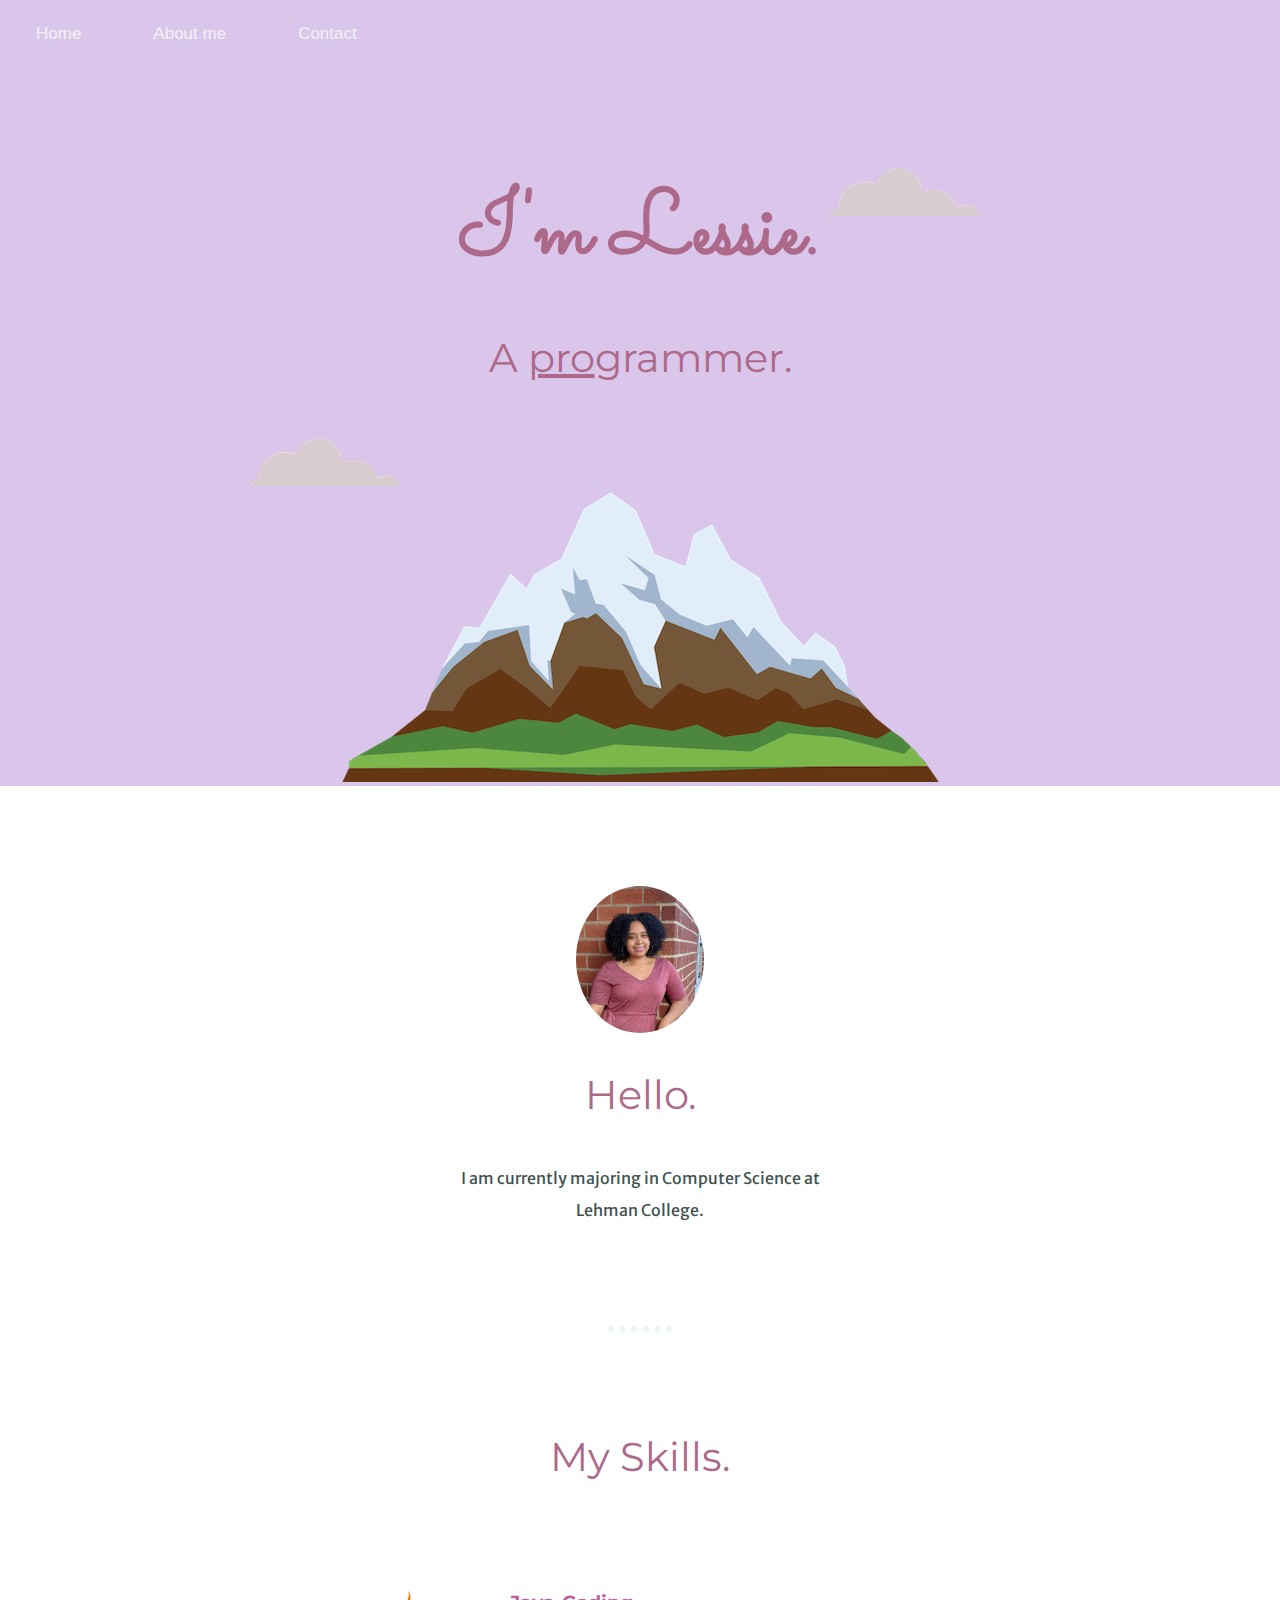
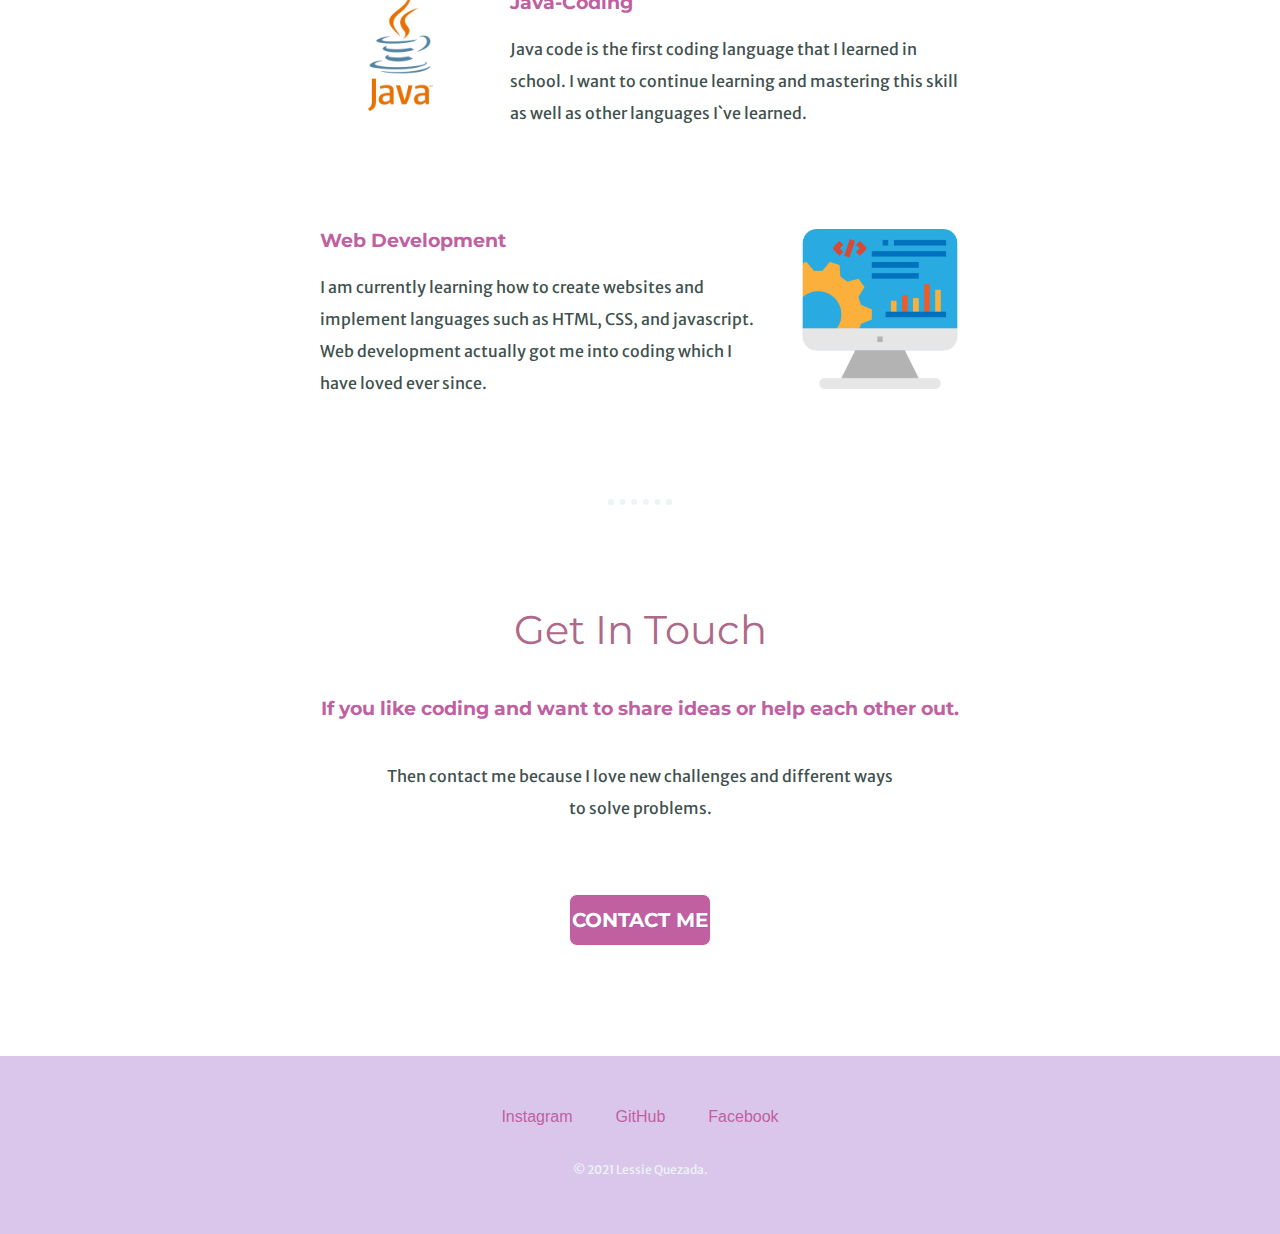
<file: index.html>
<!DOCTYPE html>
<html lang="en" dir="ltr">

<head>
  <meta charset="utf-8">
  <title>Lessie Quezada</title>
  <link rel="stylesheet" href="css/styles.css">
  <link rel="icon" href="favicon.ico">
  <link href="https://fonts.googleapis.com/css2?family=Merriweather+Sans&family=Montserrat&family=Sacramento&display=swap" rel="stylesheet">

</head>

<body>
  <div class="topnav">
    <a class="active" href="#home">Home</a>
    <a href="aboutme.html">About me</a>
    <a href="contactme.html">Contact</a>

  </div>

  <div class="top-container">


    <img class="top-cloud" src="images/cloud.png" alt="cloud-img">
    <h1>I'm Lessie.</h1>
    <h2>A <span class="pro">pro</span>grammer.</h2>
    <img class="bottom-cloud" src="images/cloud.png" alt="cloud-img">
    <img src="images/mountain.png" alt="mountain-img">
  </div>
  <div class="middle-container">
    <div class="profile">
      <img class="lessie-img" src="images/me.jpg" alt="Lessie-img">
      <h2>Hello.</h2>
      <p class="intro">I am currently majoring in Computer Science at Lehman College.</p>
    </div>
    <hr>
    <div class="skills">
      <h2>My Skills.</h2>
      <div class="skill-row">
        <img class="java-img" src="images/java.png" alt="java-img">
        <h3>Java-Coding</h3>
        <p>Java code is the first coding language that I learned in school. I want to continue learning and mastering this skill as well as other languages I`ve learned.</p>
      </div>
      <div class="skill-row">
        <img class="webdev-img" src="images/seo.png" alt="webdev-img">
        <h3>Web Development</h3>
        <p>I am currently learning how to create websites and implement languages such as HTML, CSS, and javascript. Web development actually got me into coding which I have loved ever since.</p>
      </div>
    </div>
    <hr>
    <div class="contact-me">
      <h2>Get In Touch</h2>
      <h3>If you like coding and want to share ideas or help each other out.</h3>
      <p class="contact-message">Then contact me because I love new challenges and different ways to solve problems.</p>
      <a class="btn" href="contactme.html">CONTACT ME</a>

    </div>
  </div>


  <div class="bottom-container">
    <a class="footer-link" href="https://www.instagram.com/lessie07/">Instagram</a>
    <a class="footer-link" href="https://github.com/Lessie06/">GitHub</a>
    <a class="footer-link" href="https://www.facebook.com/lessie.quezada">Facebook</a>
    <p class="copyright">© 2021 Lessie Quezada.</p>
  </div>

</body>

</html>
</file>
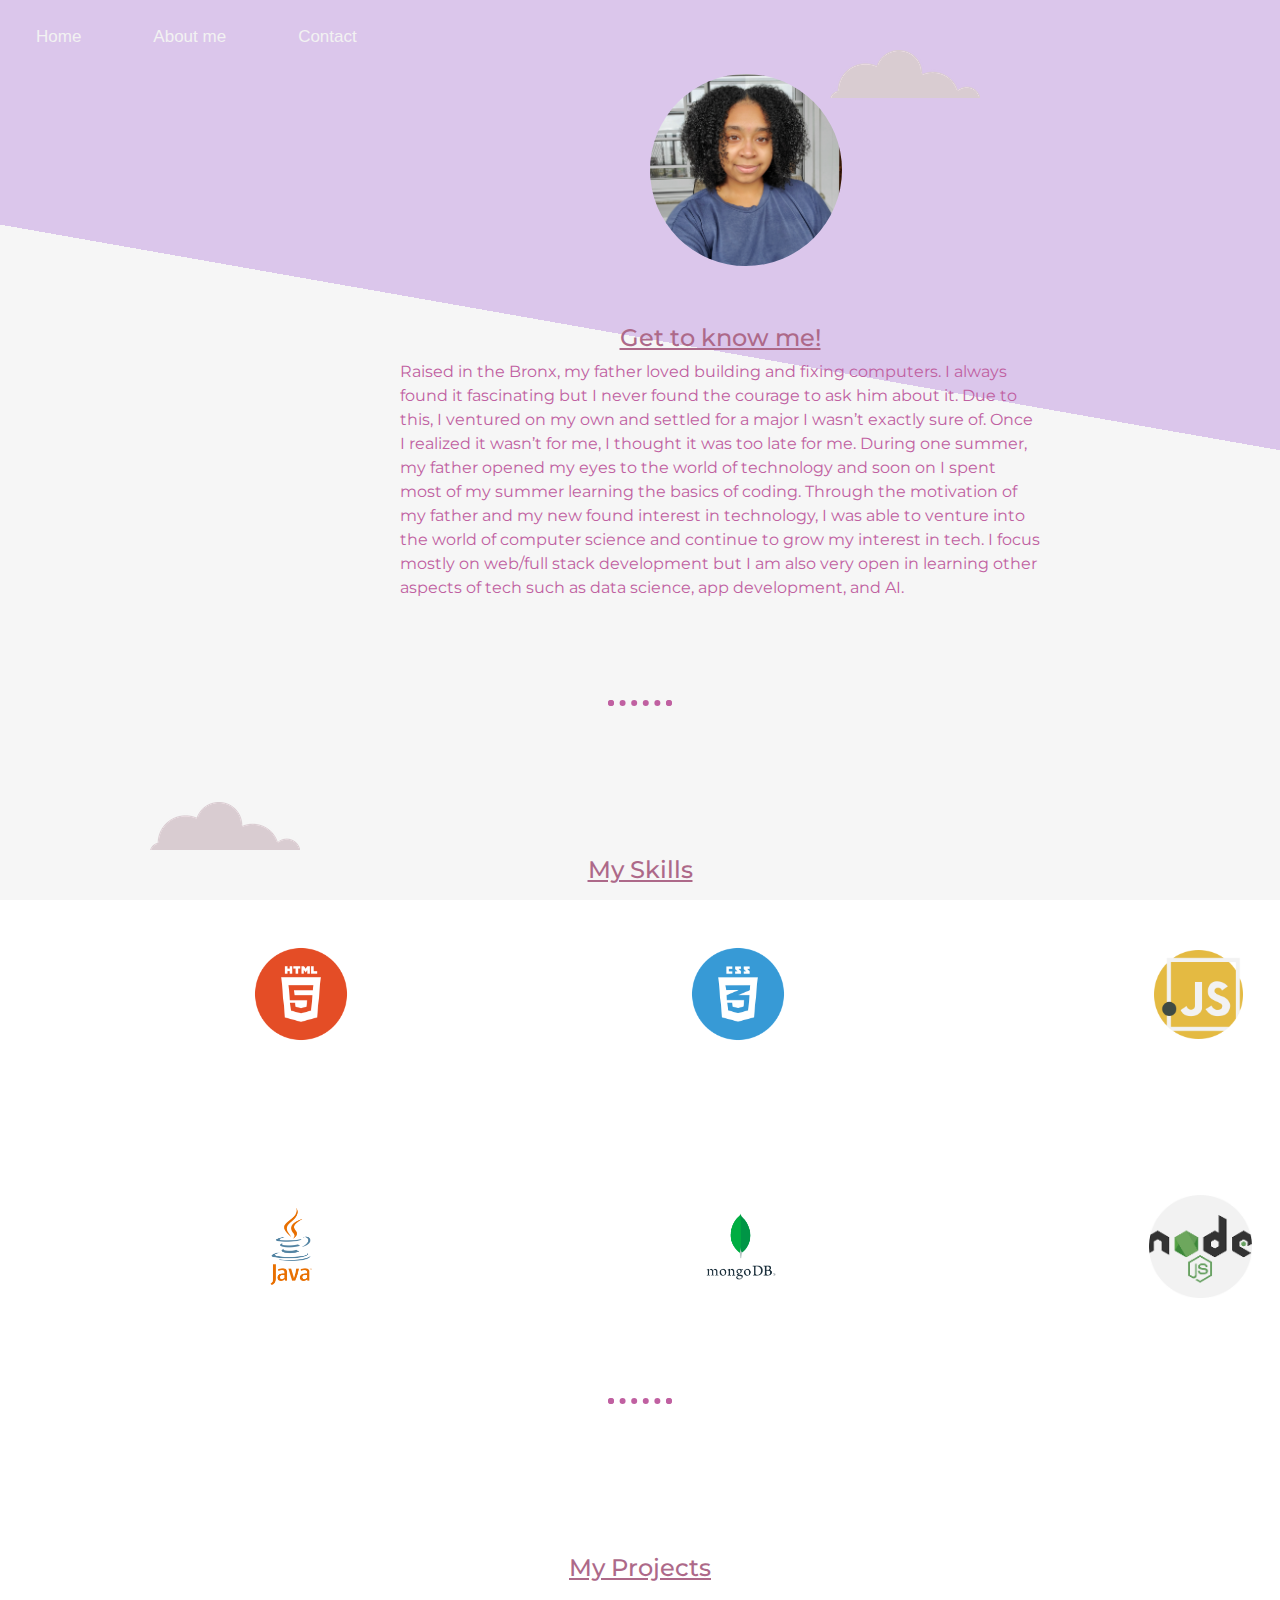
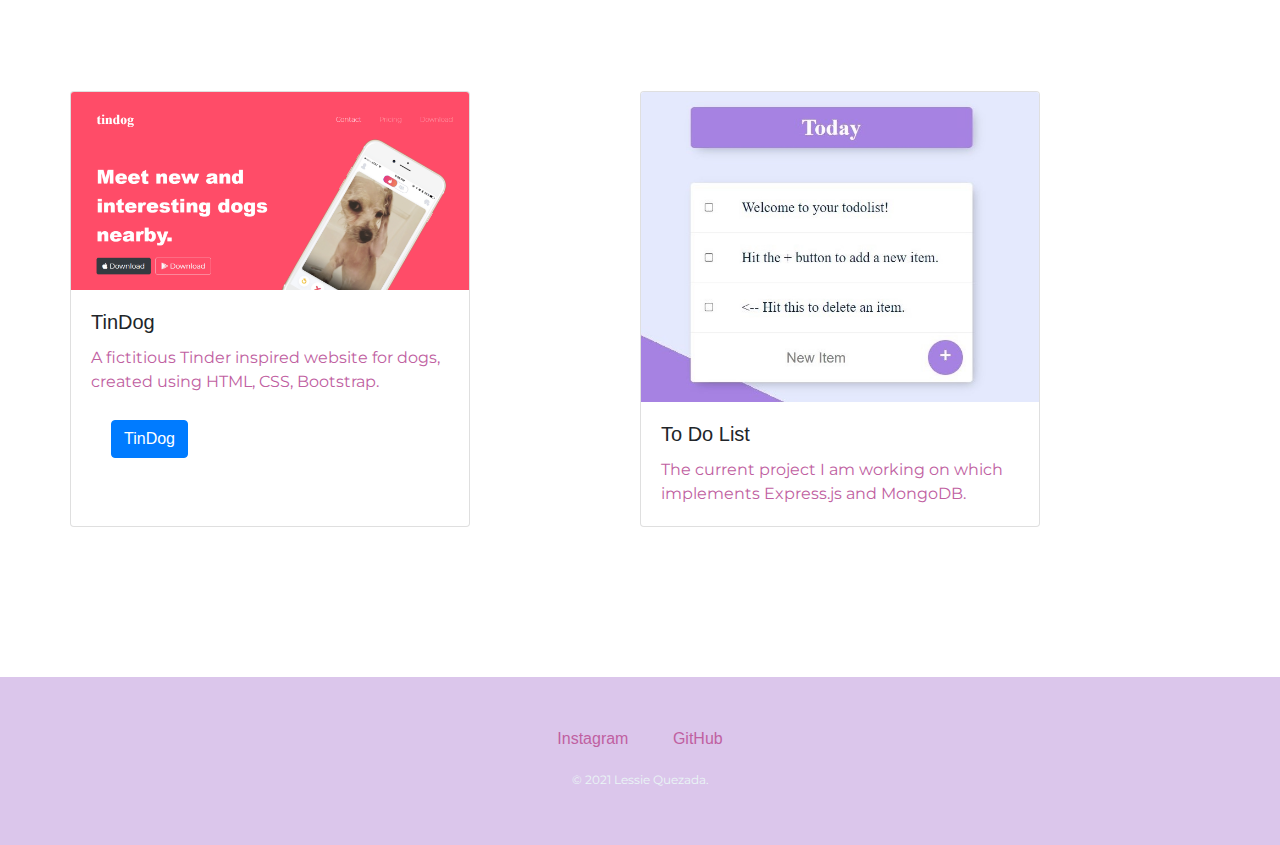
<file: aboutme.html>
<!DOCTYPE html>
<html lang="en" dir="ltr">

<head>
  <meta charset="utf-8">
  <title>About Me!</title>
  <link rel="stylesheet" href="https://maxcdn.bootstrapcdn.com/bootstrap/4.0.0/css/bootstrap.min.css" integrity="sha384-Gn5384xqQ1aoWXA+058RXPxPg6fy4IWvTNh0E263XmFcJlSAwiGgFAW/dAiS6JXm" crossorigin="anonymous">

  <link href="https://fonts.googleapis.com/css2?family=Merriweather+Sans&family=Montserrat&family=Sacramento&display=swap" rel="stylesheet">
  <link rel="stylesheet" href="css/styles3.css">
</head>

<body>
  <div class="topnav">
    <a class="active" href="index.html">Home</a>
    <a href="aboutme.html">About me</a>
    <a href="contactme.html">Contact</a>

  </div>



  <img class="top-cloud" src="images/cloud.png" alt="cloud-img">

  <img class="lessie-img" src="images/Lessie.jpg" alt="Lessie-img">

  <div class="about-me">

    <h1>Get to know me!</h1>
    <p>Raised in the Bronx, my father loved building and fixing computers. I always found it fascinating but I never found the courage to ask him about it. Due to this, I ventured on my own and settled for a major I wasn’t exactly sure of. Once I
      realized it wasn’t for me, I thought it was too late for me. During one summer, my father opened my eyes to the world of technology and soon on I spent most of my summer learning the basics of coding. Through the motivation of my father and my
      new found interest in technology, I was able to venture into the world of computer science and continue to grow my interest in tech. I focus mostly on web/full stack development but I am also very open in learning other aspects of tech such as
      data science, app development, and AI.</p>
  </div>
  <img class="bottom-cloud" src="images/cloud.png" alt="cloud-img">
  <hr>
  <div class="skills-container">
<h1>My Skills</h1>

    <div class="skills">
      <img class="images"src="images/html.png" alt="">
      <img class="css-img"src="images/css.png" alt="">
      <img class="js-img"src="images/javascript.png" alt="">
      <img class="java-img"src="images/java.png" alt="">
      <img class="mongo-img"src="images/mongodb.gif" alt="">
      <img class="node-img"src="images/nodejs.png" alt="">
      <hr>
    </div>
  </div>

  <div class="middle container">
    <h1>My Projects</h1>


<div class="row">
    <div class="card" style="width: 25rem;">
  <img class="card-img-top" src="images/tindog.png" alt="Card image cap">
  <div class="card-body">
    <h5 class="card-title">TinDog</h5>
    <p class="card-text">A fictitious Tinder inspired website for dogs, created using HTML, CSS, Bootstrap.</p>
    <a href="https://tindog-website-master.herokuapp.com/" class="btn btn-primary">TinDog</a>
  </div>
</div>

<div class="card" style="width: 25rem;">
<img class="card-img-top" src="images/todolist.jpg" alt="Card image cap">
<div class="card-body">
<h5 class="card-title">To Do List</h5>
<p class="card-text">The current project I am working on which implements Express.js and MongoDB.</p>

</div>
</div>
</div>
</div>

  <div class="bottom-container" >
    <a class="footer-link" href="https://www.instagram.com/lessie07/">Instagram</a>
    <a class="footer-link" href="https://github.com/Lessie06/">GitHub</a>
    
    <p class="copyright">© 2021 Lessie Quezada.</p>
  </div>
</body>

</html>
</file>
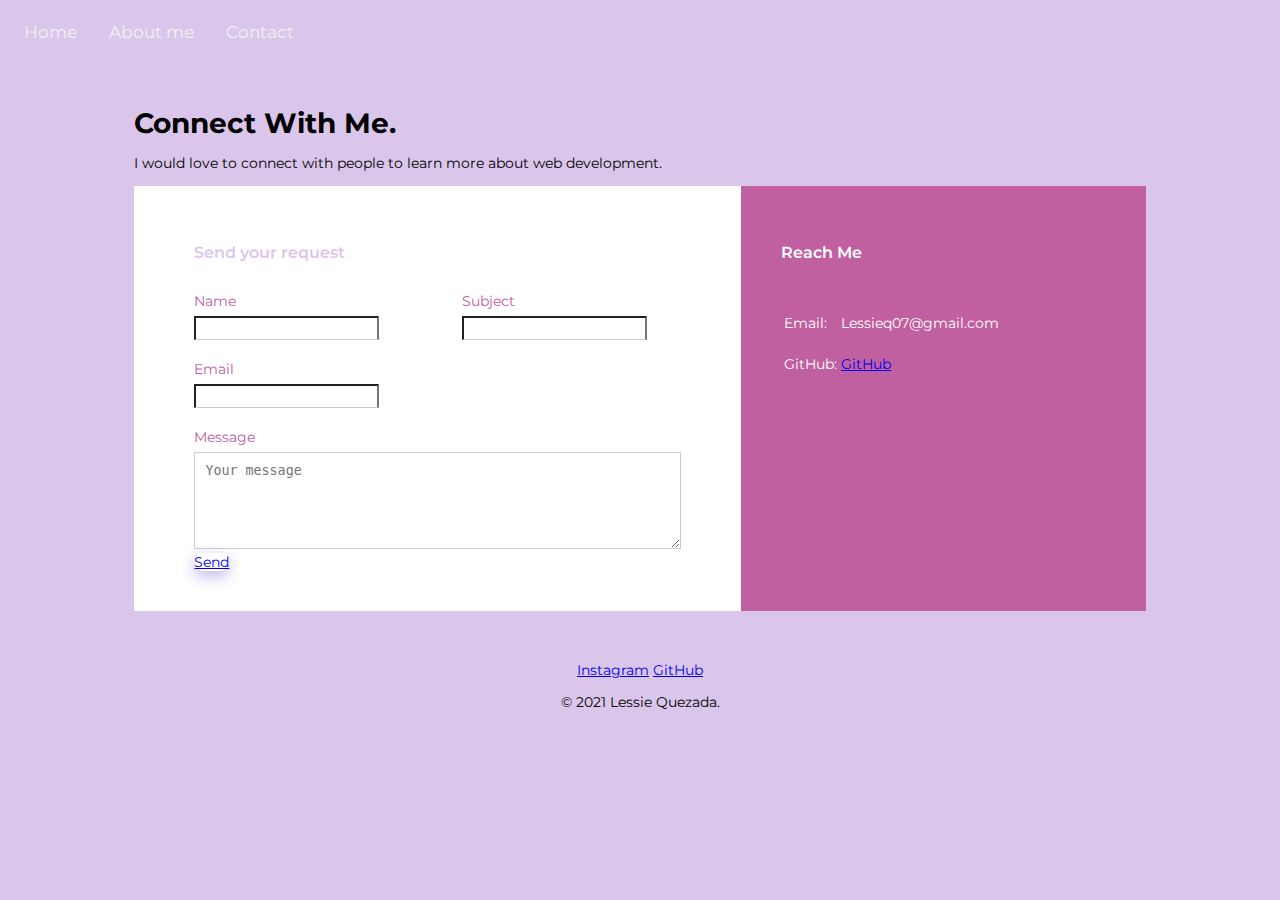
<file: contactme.html>
<!DOCTYPE html>
<html lang="en" dir="ltr">

<head>
  <meta charset="utf-8">
  <title>Contact Me!</title>

  <link href="https://fonts.googleapis.com/css2?family=Merriweather+Sans&family=Montserrat&family=Sacramento&display=swap" rel="stylesheet">

  <link rel="stylesheet" href="css/styles2.css">
</head>

<body>

  <div class="topnav">
    <a class="active" href="index.html">Home</a>
    <a href="aboutme.html">About me</a>
    <a href="contactme.html">Contact</a>

  </div>

  <div class="top-container">
    <h1>Connect With Me.</h1>
    <p>I would love to connect with people to learn more about web development.</p>
    <div class="contact-box">
      <div class="contact-right">


        <h3>Send your request</h3>
        <form action="mailto:sweetgirl120@live.com" method="post" enctype="text/plain">
          <div class="input-row">
            <div class="input-group">
              <label>Name</label>
              <input type="text" name="" value="">
            </div>

            <div class="input-group">
              <label>Subject</label>
              <input type="text" name="" value="">
            </div>
          </div>
          <div class="input-row">


            <div class="input-group">
              <label>Email</label>
              <input type="email" name="" value="">
            </div>

          </div>
          <label>Message</label>
          <textarea name="name" rows="5" placeholder="Your message"></textarea>
          <!-- <button type="submit">Send</button> -->
          <a class="btn" href="mailto:Lessieq07@gmail.com">Send</a>

        </form>
      </div>
      <div class="contact-left">
        <h3>Reach Me</h3>
        <table>
          <tr>
            <td>Email:</td>
            <td>Lessieq07@gmail.com</td>
          </tr>
          <tr>
            <td>GitHub: <br></td>
            <td><a href="https://github.com/Lessie06">GitHub</a></td>
          </tr>
          <tr>
            
            
          </tr>

        </table>
      </div>
    </div>

    <div class="bottom-container">
      <a class="footer-link" href="https://www.instagram.com/lessie07/">Instagram</a>
      <a class="footer-link" href="https://github.com/Lessie06/">GitHub</a>
      
      <p class="copyright">© 2021 Lessie Quezada.</p>
    </div>


  </div>


</body>

</html>
</file>
<file: css/styles.css>
body {
  color: #40514E;
  margin: 0;
  text-align: center;
  font-family: 'Merriweather Sans', sans-serif;
}

h1 {
  color: #ad6989;
  font-family: 'Sacramento', cursive;
  font-size: 5.625em;
  margin: 50px auto 0 auto;

}

h2 {
  color: #ad6989;
  font-family: 'Montserrat', sans-serif;
  font-size: 2.5rem;
  font-weight: normal;
  padding-bottom: 10px;
}

h3 {
  color:#c060a1;
  font-family: 'Montserrat', sans-serif;
}

p{
    line-height: 2;
}
hr{
  border: dotted #EAF6f6 6px;
  border-bottom: none;
  width: 4%;
  margin: 100px auto;

}
a{
  color:#c060a1;
  font-family: 'Monsterrat', sans-serif;
  margin: 10px 20px;
  text-decoration: none;
}
a:hover{
  color: #EAf6f6;
}

.top-container {
  background-color:#dbc6eb ;
  position: relative;
  padding-top: 50px;

}

.middle-container {
margin: 100px 0;
}

.bottom-container {
background-color: #dbc6eb;
padding: 50px 0 20px;
}

.pro {
  text-decoration: underline;
}

.bottom-cloud {
  position: absolute;
  left: 250px;
  bottom: 300px;
}

.top-cloud {
  position: absolute;
  right: 300px;
  top: 100px;
}

.lessie-img{

  border-radius: 100%;
  width: 10%;
  height: 10%;
}
.skill-row{
  width: 50%;
  margin: 100px auto 100px auto;
  text-align: left;
}
.java-img{
  width: 25%;
  float: left;
  margin-right: 30px;
}
.webdev-img{
width: 25%;
float: right;
margin-left: 30px;
}

.intro{
  width: 30%;
  margin: auto;

}
.contact-message{
  width: 40%;
  margin: 40px auto 60px;
}

.btn {
	background-color:#c060a1;
	-webkit-border-top-left-radius:8px;
	-moz-border-radius-topleft:8px;
	border-top-left-radius:8px;
	-webkit-border-top-right-radius:8px;
	-moz-border-radius-topright:8px;
	border-top-right-radius:8px;
	-webkit-border-bottom-right-radius:8px;
	-moz-border-radius-bottomright:8px;
	border-bottom-right-radius:8px;
	-webkit-border-bottom-left-radius:8px;
	-moz-border-radius-bottomleft:8px;
	border-bottom-left-radius:8px;
text-indent:0;
	border:1px solid #fafafa;
	display:inline-block;
	color:#ffffff;
	font-family:'Montserrat', sans-serif;
	font-size:20px;
	font-weight:bold;
	font-style:normal;
height:50px;
	line-height:50px;
width:140px;
	text-decoration:none;
	text-align:center;
	text-shadow:1px 1px 0px #ad5ead;
}.btn:hover {
	background-color:#8e33b8;
}.btn:active {
	position:relative;
	top:1px;
}
.copyright{
  color: #EAf6f6;
  font-size: 0.75rem;
  padding: 20px 0;
}

.topnav {
  overflow: hidden;
  background-color:#dbc6eb  ;

}

.topnav a {
  float: left;
  color: #f2f2f2;
  text-align: center;
  padding: 14px 16px;
  text-decoration: none;
  font-size: 17px;
}

.topnav a:hover {
  background-color: #ddd;
  color: black;
}
</file>
<file: css/styles3.css>
body {
  height: 100vh;
  background-image: -webkit-linear-gradient(80deg, #f6f6f6 60%, #dbc6eb 40%);
  background-repeat: no-repeat;
  background-size: 100% 100%;
}

h1 {
  font-family: 'Montserrat', sans-serif;
  font-size: 1.5rem;
  color: #ad6989;
  text-align: center;
  text-decoration: underline;
}

hr {
  border: dotted #c060a1 6px;
  border-bottom: none;
  width: 4%;
  margin: 100px auto;
}

p {
  color: #c060a1;
  font-family: 'Montserrat', sans-serif;
}

.top-cloud {
  position: absolute;
  right: 300px;
  top: 50px;
}

.bottom-cloud {
  position: absolute;
  left: 150px;
  bottom: 50px;
}

.lessie-img {
  width: 15%;
  float: left;
  border-radius: 100%;
  top: 50px margin-right: 30px;
  margin-left: 650px;
}

.about-me {
  width: 50%;
  /* margin: 100px auto 100px auto; */
  text-align: left;
  margin-left: 400px;
  margin-top: 250px
}

.skills-container {
  margin: 150px 0;
}

.middle-container {
  background-color: #dbc6eb;
  padding-bottom: 100px;
}

.bottom-container {
  background-color: #dbc6eb;
  padding: 50px 0px 20px 0px;
  text-align: center;
}

.topnav {
  overflow: hidden;
  background-color: #dbc6eb;
}

.topnav a {
  float: left;
  color: #f2f2f2;
  text-align: center;
  padding: 14px 16px;
  text-decoration: none;
  font-size: 17px;
}

.topnav a:hover {
  background-color: #ddd;
  color: black;
}

.images {
  width: 8%;
  margin-top: 50px;
  margin-left: 250px;
}

.css-img {
  width: 8%;
  margin-top: 50px;
  margin-left: 330px;
}

.js-img {
  width: 7%;
  margin-top: 50px;
  margin-left: 360px;
}

.java-img {
  width: 8%;
  margin-top: 150px;
  margin-left: 240px;
}

.mongo-img {
  width: 10%;
  margin-top: 150px;
  margin-left: 330px;
}

.node-img {
  width: 8%;
  margin-top: 150px;
  margin-left: 340px;
}

.card {
  margin-top: 100px;
  margin-bottom: 150px;
  margin-right: 170px;
  /* margin-left: 50px */
}

.copyright {
  color: #EAf6f6;
  font-size: 0.75rem;
  padding: 20px 0;
}

a {
  color: #c060a1;
  font-family: 'Monsterrat', sans-serif;
  margin: 10px 20px;
  text-decoration: none;
}

a:hover {
  color: #EAf6f6;
}

@media (max-width: 1028px) {
  .images, .css-img, .js-img, .mongo-img, .java-img, .node-img {
    position: static;
  }
}
</file>
<file: css/styles2.css>
body {
  background-color: #dbc6eb;
  font-size: 14px;
  font-family: 'Montserrat', sans-serif;
}

.top-container {
  background-color: #dbc6eb;
  position: relative;
  padding-top: 0px;
}

.top-container {
  width: 80%;
  margin: 50px auto;
}

.contact-box {
  background: #fff;
  display: flex;
}

.contact-right {
  flex-basis: 60%;
  padding: 40px 60px;
}

.contact-left {
  flex-basis: 40%;
  padding: 40px;
  background: #c060a1;
  color: #fff;
}

h1 {
  margin-bottom: 10px;
}

.container p {
  margin-bottom: 40px;
}

.bottom-container {
  background-color: #dbc6eb;
  padding: 50px 0px 20px 0px;
  text-align: center;
}

.input-row {
  display: flex;
  justify-content: space-between;
  margin-bottom: 20px;
}

.input-row .input-group {
  flex-basis: 45%;
}

input {
  width: 100% border: none;
  border-bottom: 1px solid #ccc;
  outline: none;
  padding-bottom: 5px;
}

textarea {
  width: 100%;
  border: 1px solid #ccc;
  padding: 10px;
  box-sizing: border-box;
}

label {
  margin-bottom: 6px;
  display: block;
  color: #c060a1;
}

.btn {
  background-color: :#c060a1 width: 100px;
  border: none;
  outline: none;
  height: 35px;
  border-radius: 30px;
  margin-top: 20px;
  box-shadow: 0px 5px 15px 0px rgba(28, 0, 181, 0.3);
}

.contact-right h3 {
  color: #dbc6eb;
  font-weight: 600;
  margin-bottom: 30px;
}

.contact-left h3 {
  font-weight: 600;
  margin-bottom: 30px;
}

tr td {
  padding-top: 20px;
}

.topnav {
  overflow: hidden;
  background-color: #dbc6eb;
}

.topnav a {
  float: left;
  color: #f2f2f2;
  text-align: center;
  padding: 14px 16px;
  text-decoration: none;
  font-size: 17px;
}

.topnav a:hover {
  background-color: #ddd;
  color: black;
}
</file>
